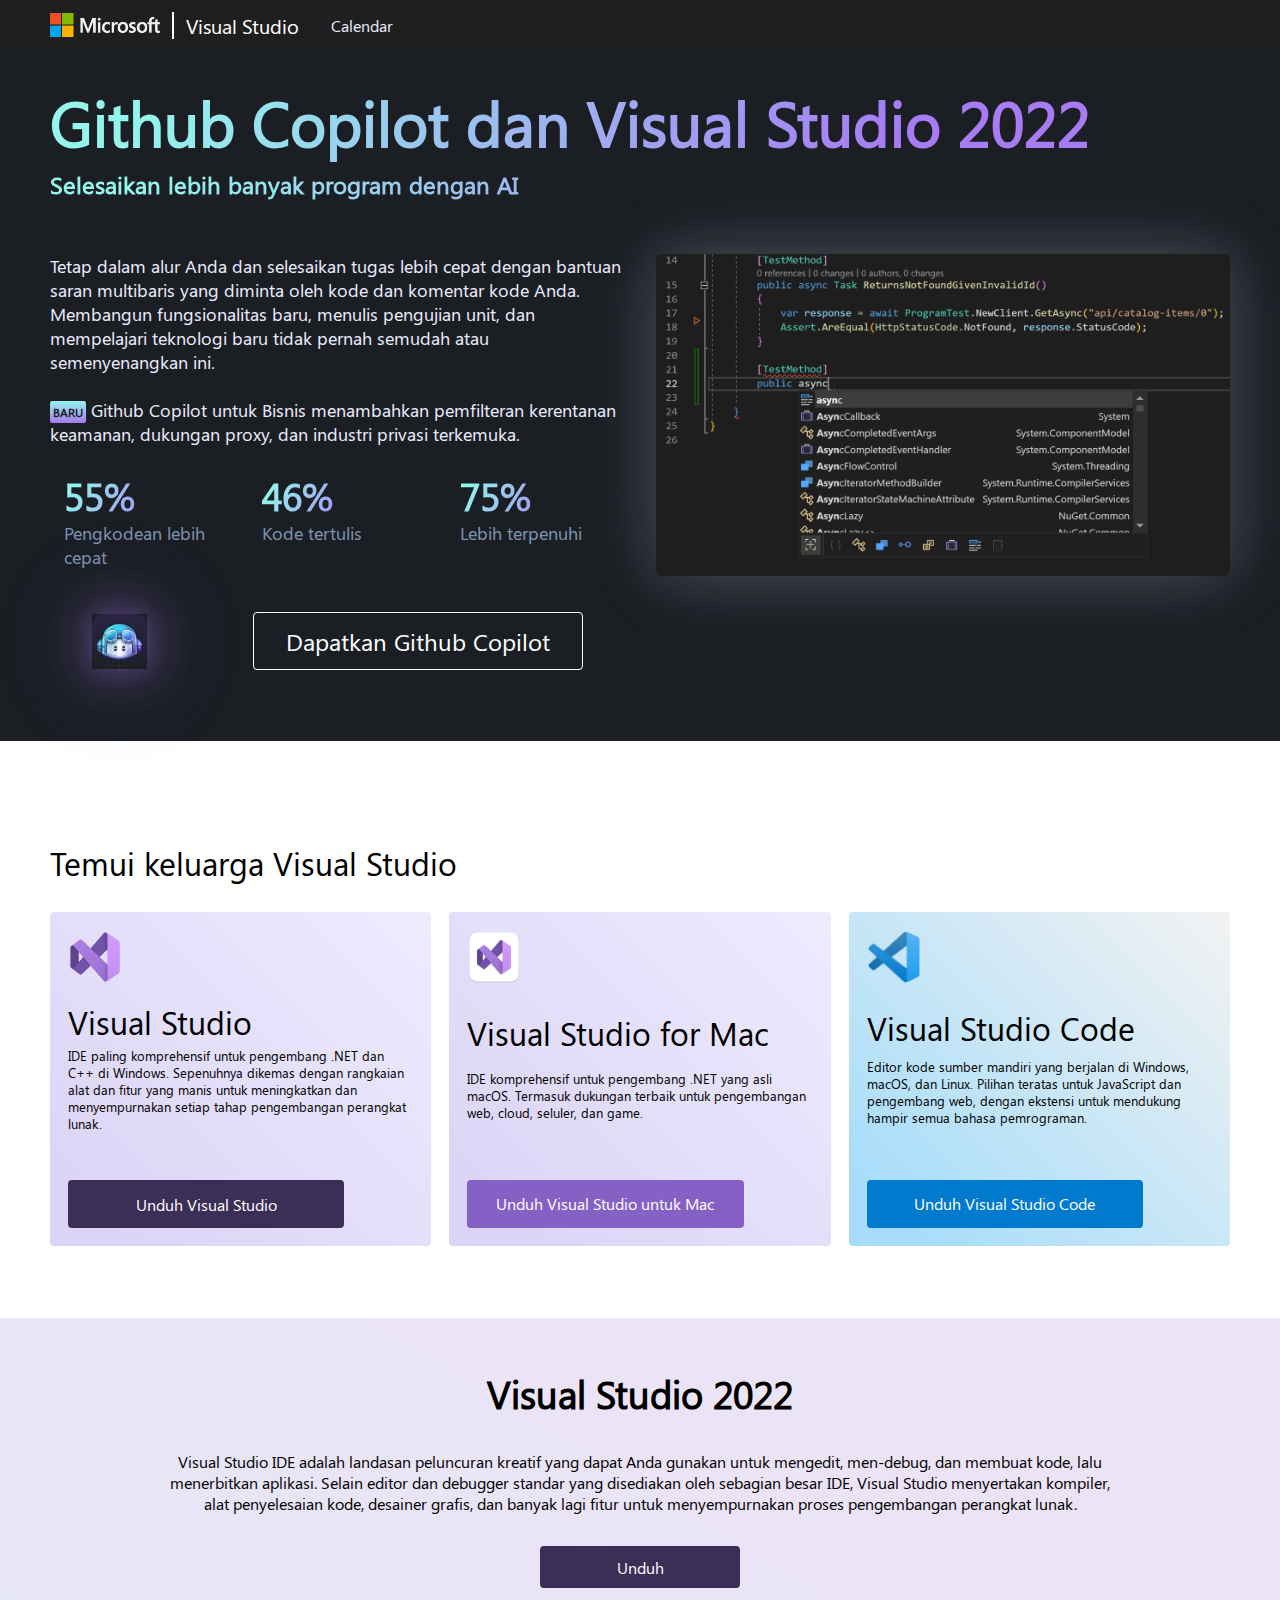
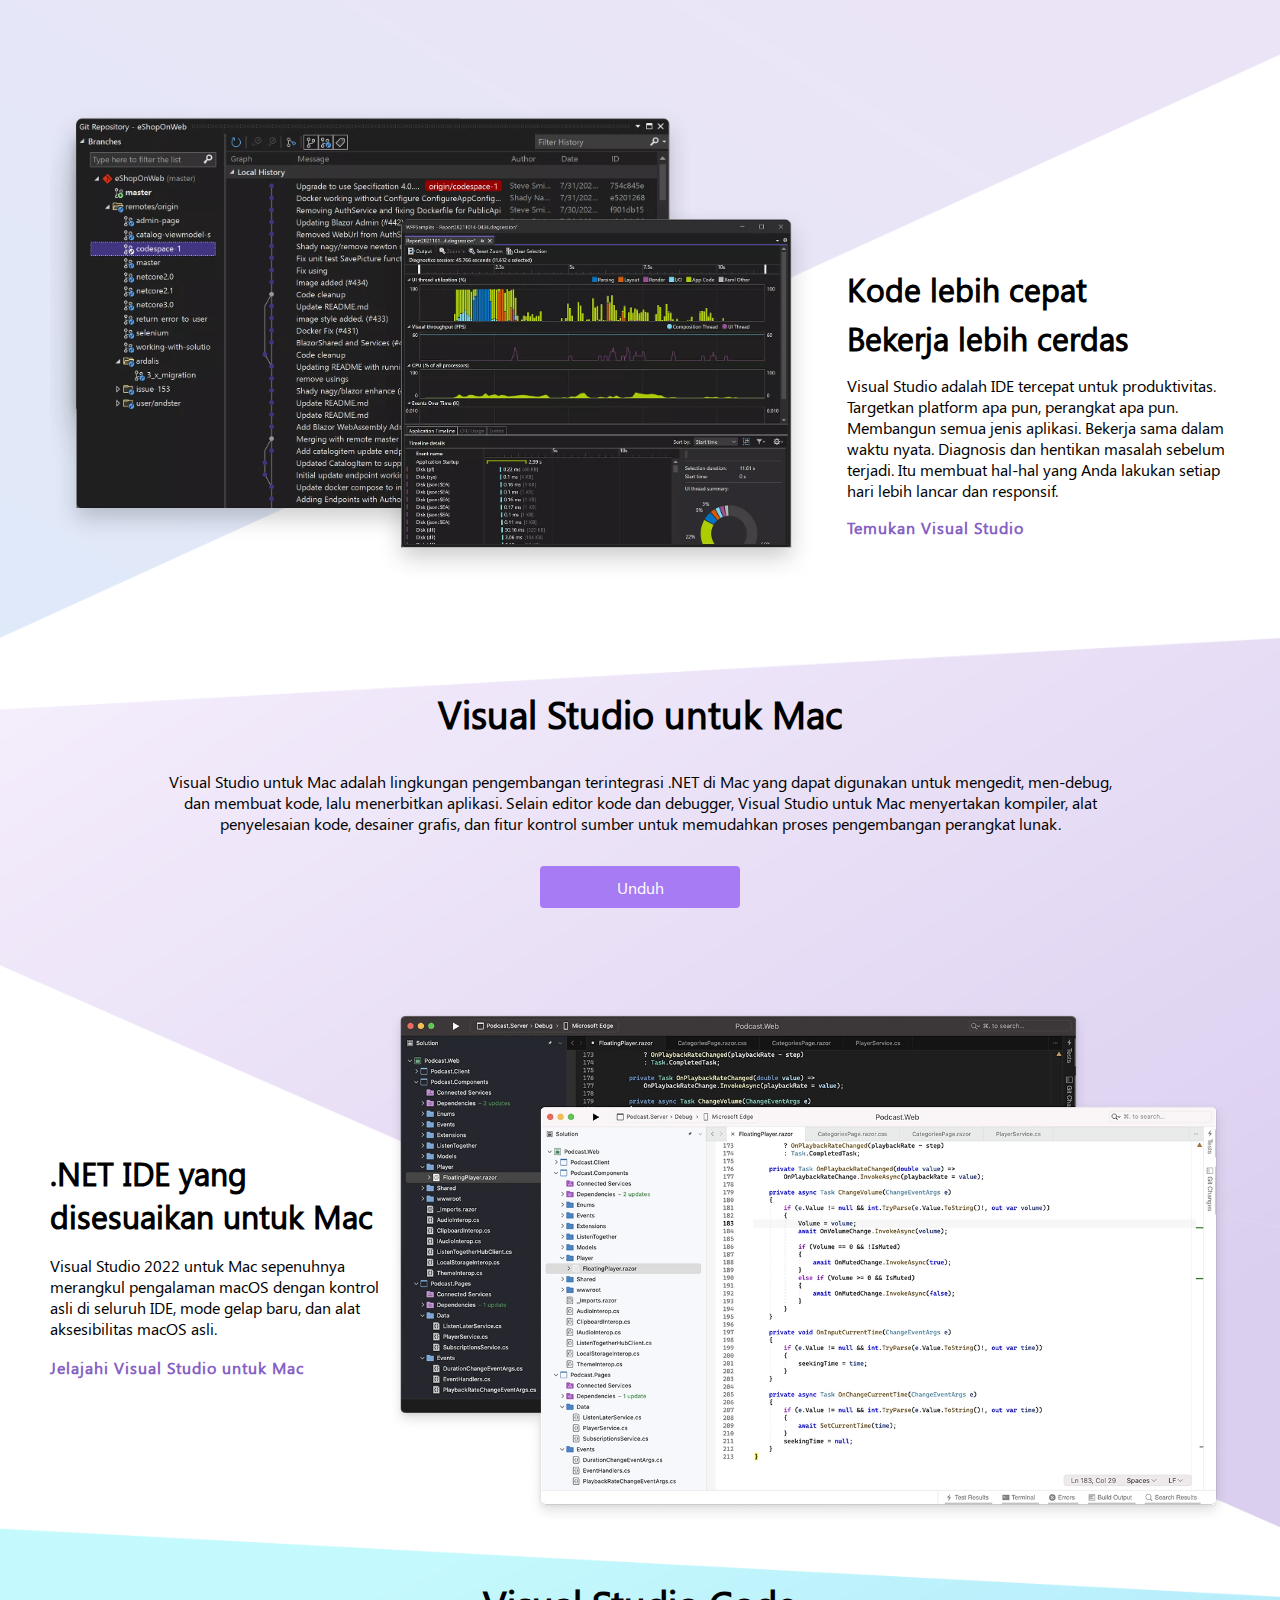
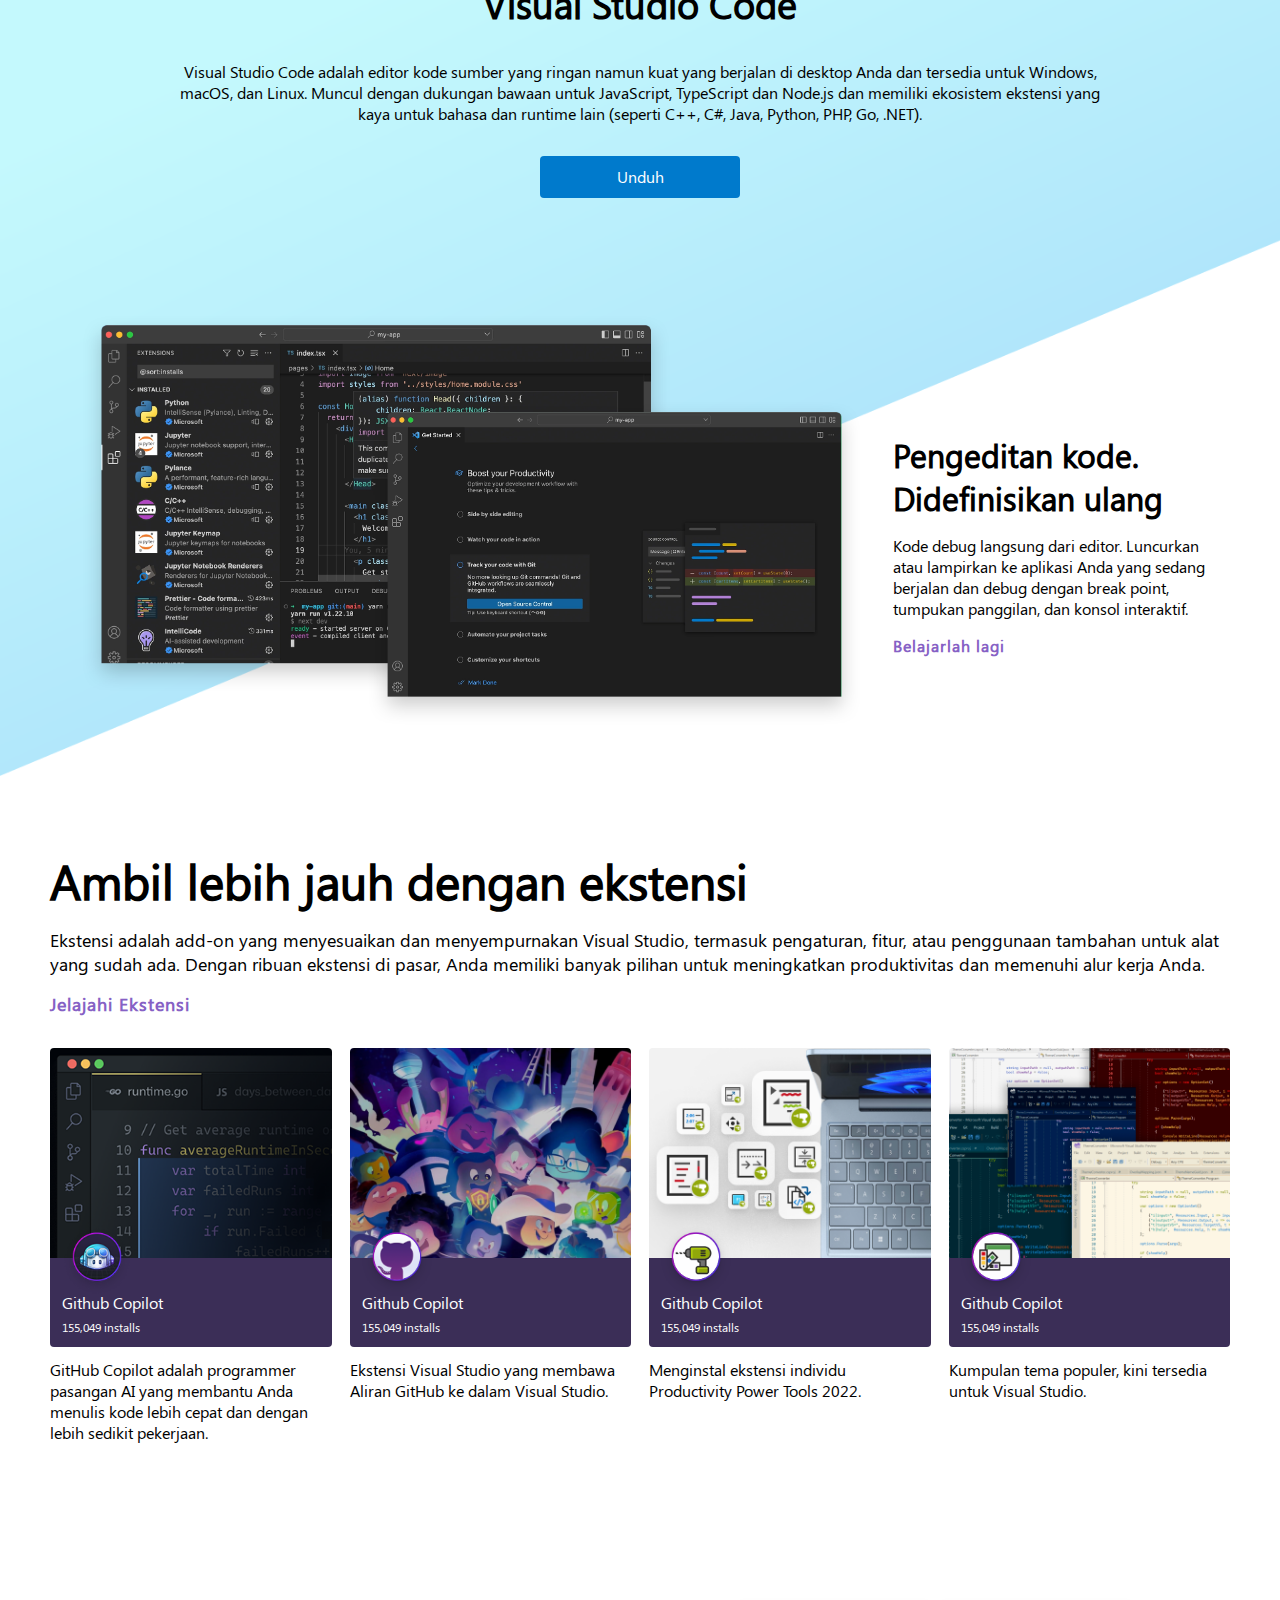
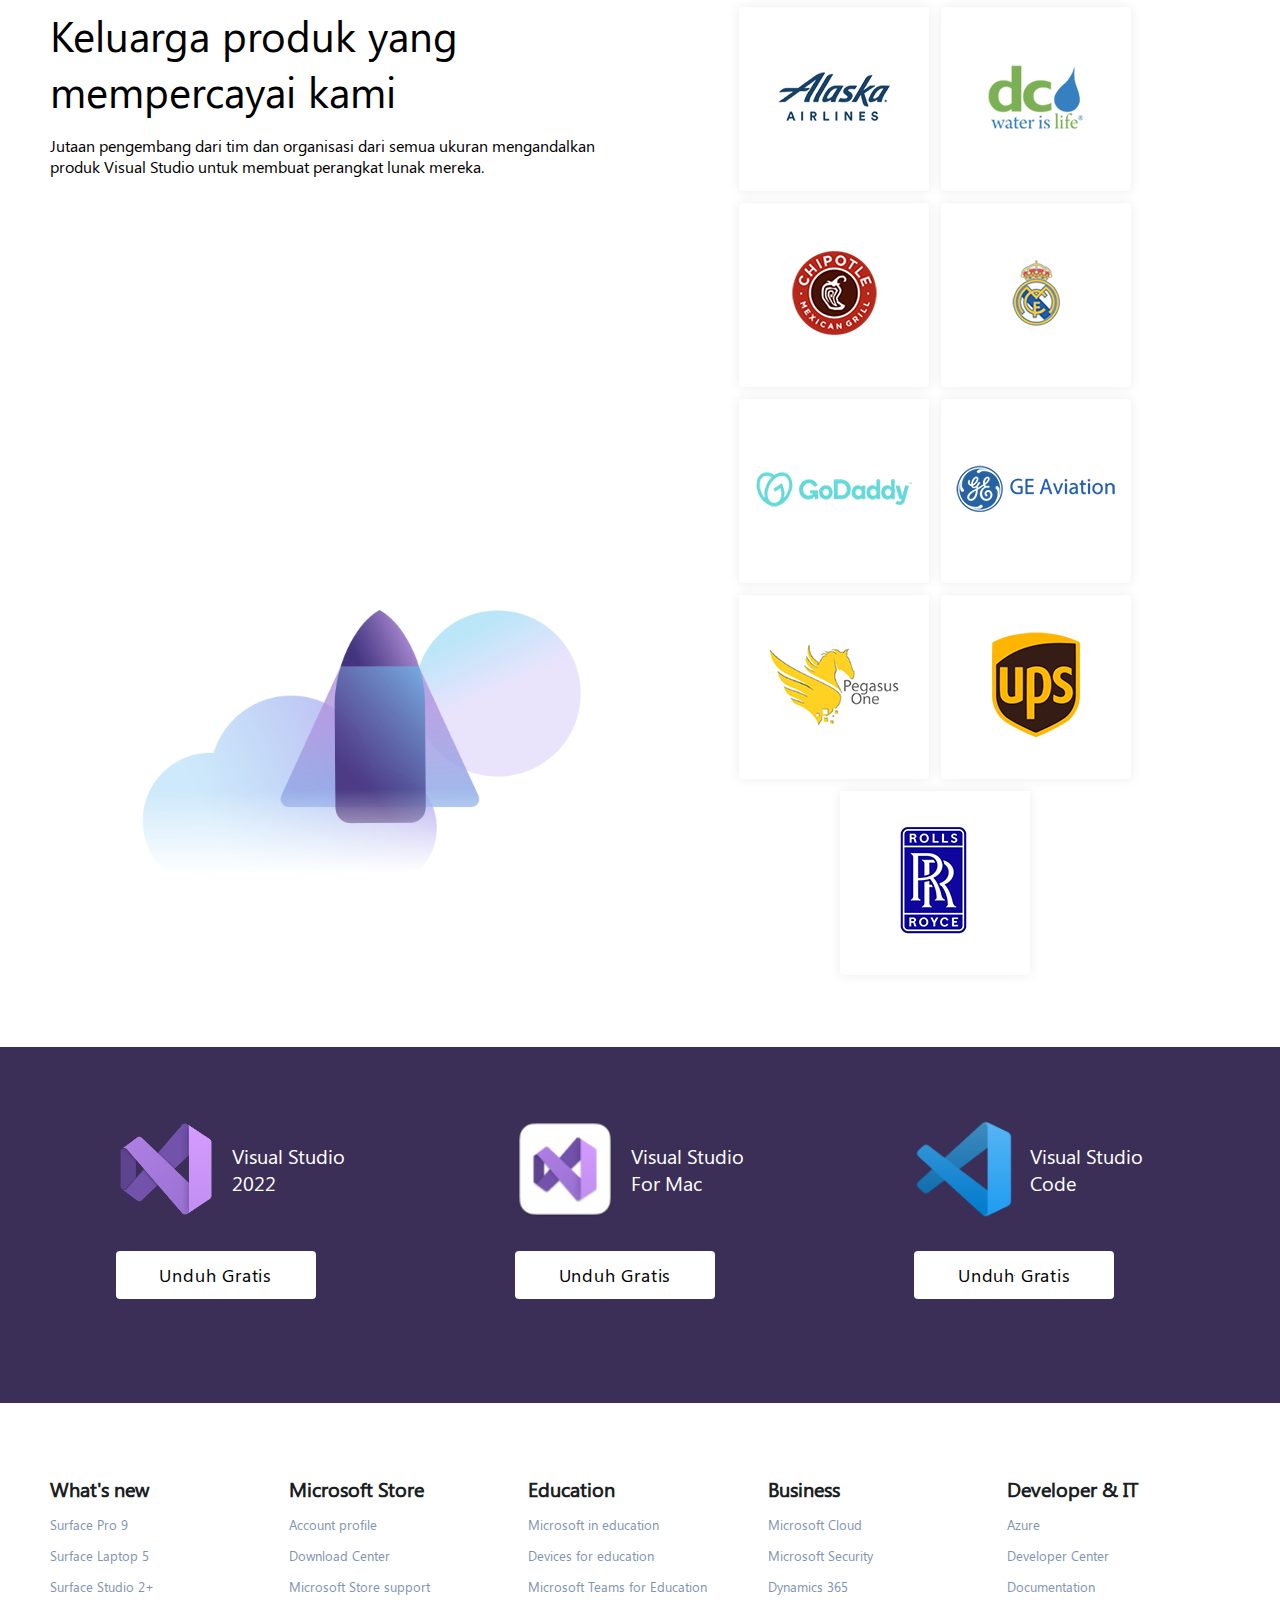
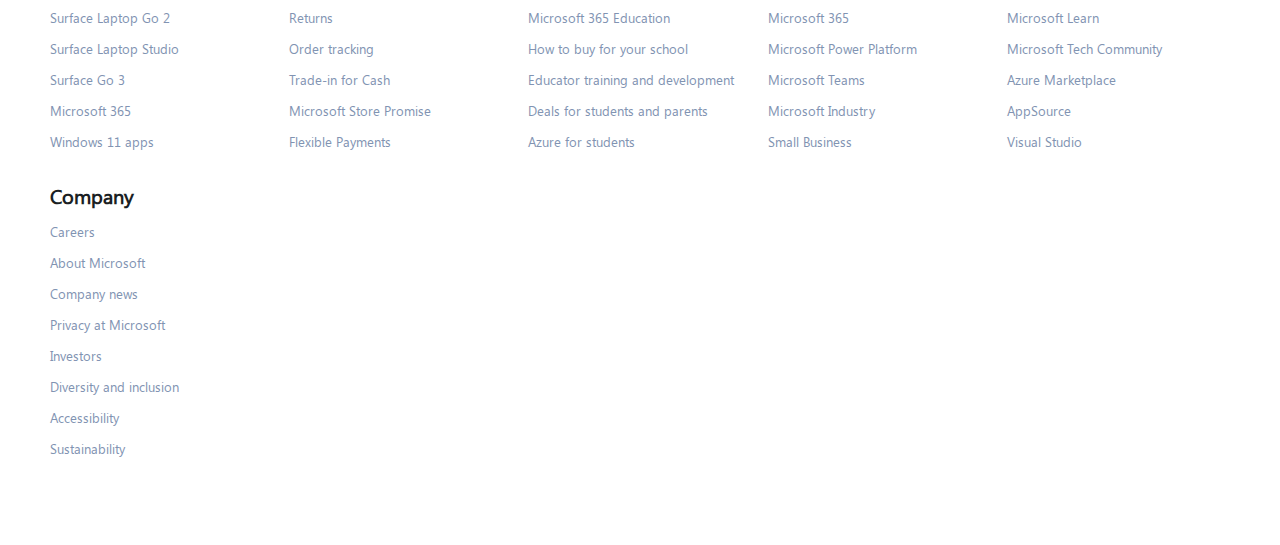
<file: index.html>
<!DOCTYPE html>
<html lang="en">

<head>
    <meta charset="UTF-8">
    <meta name="viewport" content="width=device-width, initial-scale=1.0">
    <title>Visual Studio: IDE and Code Editor for Software Developers and Teams</title>
    <link rel="stylesheet" href="assets/css/style.css">
    <link rel="shortcut icon" href="assets/images/Microsoft-favicon.png" type="image/x-icon">
</head>

<body>
    <!-- Mav -->
    <nav>
        <div class="content-container">
            <div class="nav-wrapper">
                <div class="logo">
                    <img src="assets/images/microsoft.png" alt="microsoft logo">
                    <div class="pipe"></div>
                    <div class="text-wrapper">
                        <a href="#" class="title">Visual Studio</a>
                        <span></span>
                    </div>
                </div>
                <div class="hamburger-menu">
                    <span></span>
                    <span></span>
                    <span></span>
                </div>
                <ul class="nav-items">
                    <li class="vs-link">
                        <a href="#" class="text-wrapper">
                            Visual Studio
                            <span></span>
                        </a>
                    </li>
                    <li>
                        <a href="pages/evoCalendar.html" class="text-wrapper">
                            Calendar
                            <span></span>
                        </a>
                    </li>
                </ul>
            </div>
        </div>
    </nav>
    <!-- End Nav -->

    <section style="padding-top: 80px;" class="bg-dark py-72">
        <div class="content-container py-72">
            <div class="top-container">
                <div class="top-content">
                    <h1 class="font-gradient">Github Copilot dan Visual Studio 2022</h1>
                    <p class="font-gradient">Selesaikan lebih banyak program dengan AI</p>
                </div>
            </div>
            <div class="bottom-container">
                <div class="left-content">
                    <p>Tetap dalam alur Anda dan selesaikan tugas lebih cepat dengan bantuan saran multibaris yang
                        diminta oleh kode dan komentar kode Anda. Membangun fungsionalitas baru, menulis pengujian unit,
                        dan mempelajari teknologi baru tidak pernah semudah atau semenyenangkan ini.</p>
                    <p>
                        <span>BARU</span>
                        Github Copilot untuk Bisnis menambahkan pemfilteran kerentanan keamanan, dukungan proxy, dan
                        industri
                        privasi terkemuka.
                    </p>
                    <div class="percent-wrapper">
                        <div class="percent-box">
                            <h1 class="font-gradient">55%</h1>
                            <p>Pengkodean lebih cepat</p>
                        </div>
                        <div class="percent-box">
                            <h1 class="font-gradient">46%</h1>
                            <p>Kode tertulis</p>
                        </div>
                        <div class="percent-box">
                            <h1 class="font-gradient">75%</h1>
                            <p>Lebih terpenuhi</p>
                        </div>
                    </div>
                    <div class="copilot-hero-wrapper">
                        <img src="assets/images/Copilot-Icon-hero.png" alt="copilot hero image">
                        <button type="button" class="hero-btn">
                            Dapatkan Github Copilot
                            <span></span>
                        </button>
                    </div>
                </div>
                <div class="right-content">
                    <img src="assets/images/hero.gif" alt="gif">
                </div>
            </div>
        </div>
    </section>

    <section class="py-72">
        <div class="content-container">
            <h1 class="vsf-title">Temui keluarga Visual Studio</h1>
            <div class="vs-card-wrapper ">
                <div class="vs-card visual-studio">
                    <img src="assets/images/vsf_visual-studio.png" alt="visual-studio">
                    <h1 class="title">Visual Studio</h1>
                    <p class="text">IDE paling komprehensif untuk pengembang .NET dan C++ di Windows. Sepenuhnya dikemas
                        dengan rangkaian alat dan fitur yang manis untuk meningkatkan dan menyempurnakan setiap tahap
                        pengembangan perangkat lunak.
                    </p>
                    <button class="btn-download">
                        Unduh Visual Studio
                    </button>
                </div>
                <div class="vs-card visual-studio-mac">
                    <img src="assets/images/vfs_visual-studio-mac.png" alt="visual-studio-for-mac">
                    <h1 class="title">Visual Studio for Mac</h1>
                    <p class="text">IDE komprehensif untuk pengembang .NET yang asli macOS. Termasuk dukungan terbaik
                        untuk pengembangan web, cloud, seluler, dan game.
                    </p>
                    <button class="btn-download">
                        Unduh Visual Studio untuk Mac
                    </button>
                </div>
                <div class="vs-card vs-code">
                    <img src="assets/images/vsf_vscode.png" alt="vs-code">
                    <h1 class="title">Visual Studio Code</h1>
                    <p class="text">Editor kode sumber mandiri yang berjalan di Windows, macOS, dan Linux. Pilihan
                        teratas untuk JavaScript dan pengembang web, dengan ekstensi untuk mendukung hampir semua bahasa
                        pemrograman.
                    </p>
                    <button class="btn-download">
                        Unduh Visual Studio Code
                    </button>
                </div>
            </div>
        </div>
    </section>

    <section class="visual-studio-section vsf-section">
        <div class="content-container">
            <div class="title-container">
                <h1>Visual Studio 2022</h1>
                <p>Visual Studio IDE adalah landasan peluncuran kreatif yang dapat Anda gunakan untuk mengedit,
                    men-debug, dan membuat kode, lalu menerbitkan aplikasi. Selain editor dan debugger standar yang
                    disediakan oleh sebagian besar IDE, Visual Studio menyertakan kompiler, alat penyelesaian kode,
                    desainer grafis, dan banyak lagi fitur untuk menyempurnakan proses pengembangan perangkat lunak.</p>
                <div class="btn-download">
                    Unduh
                </div>
            </div>
            <div class="content-wrapper">
                <div class="left-content">
                    <img src="assets/images/vsf_visual-studio-photo.png" alt="visual studio">
                </div>
                <div class="right-content">
                    <div class="title-content">Kode lebih cepat</div>
                    <div class="title-content">Bekerja lebih cerdas</div>
                    <p class="text-content">
                        Visual Studio adalah IDE tercepat untuk produktivitas. Targetkan platform apa pun, perangkat apa
                        pun. Membangun semua jenis aplikasi. Bekerja sama dalam waktu nyata. Diagnosis dan hentikan
                        masalah sebelum terjadi. Itu membuat hal-hal yang Anda lakukan setiap hari lebih lancar dan
                        responsif.
                    </p>
                    <div class="anchor-wrapper">
                        <p class="detail-link">Temukan Visual Studio</p>
                        <span></span>
                    </div>
                </div>
            </div>
        </div>
    </section>

    <section class="visual-studio-mac-section vsf-section">
        <div class="content-container">
            <div class="title-container">
                <h1>Visual Studio untuk Mac</h1>
                <p>Visual Studio untuk Mac adalah lingkungan pengembangan terintegrasi .NET di Mac yang dapat digunakan
                    untuk mengedit, men-debug, dan membuat kode, lalu menerbitkan aplikasi. Selain editor kode dan
                    debugger, Visual Studio untuk Mac menyertakan kompiler, alat penyelesaian kode, desainer grafis, dan
                    fitur kontrol sumber untuk memudahkan proses pengembangan perangkat lunak.</p>
                <div class="btn-download">
                    Unduh
                </div>
            </div>
            <div class="content-wrapper">
                <div class="left-content">
                    <h1 class="title-content">.NET IDE yang disesuaikan untuk Mac</h1>
                    <p class="text-content">Visual Studio 2022 untuk Mac sepenuhnya merangkul pengalaman macOS dengan
                        kontrol asli di seluruh IDE, mode gelap baru, dan alat aksesibilitas macOS asli.</p>
                    <div class="anchor-wrapper">
                        <p class="detail-link">Jelajahi Visual Studio untuk Mac</p>
                        <span></span>
                    </div>
                </div>
                <div class="right-content">
                    <img src="assets/images/vsf_visual-studio-mac-photo.png" alt="visual studio for mac">
                </div>
            </div>
        </div>
    </section>

    <section class="vscode-section vsf-section">
        <div class="content-container">
            <div class="title-container">
                <h1>Visual Studio Code</h1>
                <p>Visual Studio Code adalah editor kode sumber yang ringan namun kuat yang berjalan di desktop Anda dan
                    tersedia untuk Windows, macOS, dan Linux. Muncul dengan dukungan bawaan untuk JavaScript, TypeScript
                    dan Node.js dan memiliki ekosistem ekstensi yang kaya untuk bahasa dan runtime lain (seperti C++,
                    C#, Java, Python, PHP, Go, .NET).</p>
                <div class="btn-download">
                    Unduh
                </div>
            </div>
            <div class="content-wrapper">
                <div class="left-content">
                    <img src="assets/images/vsf_vscode-photos.png" alt="vscode">
                </div>
                <div class="right-content">
                    <h1 class="title-content">Pengeditan kode. Didefinisikan ulang</h1>
                    <p class="text-content">Kode debug langsung dari editor. Luncurkan atau lampirkan ke aplikasi Anda
                        yang sedang berjalan dan debug dengan break point, tumpukan panggilan, dan konsol interaktif.
                    </p>
                    <div class="anchor-wrapper">
                        <p class="detail-link">Belajarlah lagi</p>
                        <span></span>
                    </div>
                </div>
            </div>
        </div>
    </section>

    <!-- Extension -->
    <section class="py-72">
        <div class="content-container ">
            <div class="title-wrapper" style="margin-bottom: 32px;">
                <h1 class="title">Ambil lebih jauh dengan ekstensi</h1>
                <p class="text">Ekstensi adalah add-on yang menyesuaikan dan menyempurnakan Visual Studio, termasuk
                    pengaturan, fitur, atau penggunaan tambahan untuk alat yang sudah ada. Dengan ribuan ekstensi di
                    pasar, Anda memiliki banyak pilihan untuk meningkatkan produktivitas dan memenuhi alur kerja Anda.
                </p>
                <div class="anchor-wrapper">
                    <p class="explore">Jelajahi Ekstensi
                    </p>
                    <span></span>
                </div>
            </div>
            <div class="extension-wrapper">
                <div class="extension-card">
                    <div class="extension-box">
                        <div class="extension-slide">
                            <p>Dapatkan Extensi</p>
                        </div>
                        <div class="extension-header">
                            <img src="assets/images/ext_copilot-bg.png" alt="extension picture">
                        </div>
                        <div class="extension-body">
                            <div class="extension-icon">
                                <img src="assets/images/ext_copilot-icon.png" alt="extension icon">
                            </div>
                            <div class="title">Github Copilot</div>
                            <p class="install">155,049 installs</p>
                        </div>
                    </div>
                    <p class="desc">GitHub Copilot adalah programmer pasangan AI yang membantu Anda menulis kode lebih
                        cepat dan dengan lebih sedikit pekerjaan.</p>
                </div>
                <div class="extension-card">
                    <div class="extension-box">
                        <div class="extension-slide">
                            <p>Dapatkan Extensi</p>
                        </div>
                        <div class="extension-header">
                            <img src="assets/images/ext_github-bg.png" alt="extension picture">
                        </div>
                        <div class="extension-body">
                            <div class="extension-icon">
                                <img src="assets/images/ext_github-icon.png" alt="extension icon">
                            </div>
                            <div class="title">Github Copilot</div>
                            <p class="install">155,049 installs</p>
                        </div>
                    </div>
                    <p class="desc">Ekstensi Visual Studio yang membawa Aliran GitHub ke dalam Visual Studio.</p>
                </div>
                <div class="extension-card">
                    <div class="extension-box">
                        <div class="extension-slide">
                            <p>Dapatkan Extensi</p>
                        </div>
                        <div class="extension-header">
                            <img src="assets/images/ext_prod-bg.png" alt="extension picture">
                        </div>
                        <div class="extension-body">
                            <div class="extension-icon">
                                <img src="assets/images/ext_prod-icon.png" alt="extension icon">
                            </div>
                            <div class="title">Github Copilot</div>
                            <p class="install">155,049 installs</p>
                        </div>
                    </div>
                    <p class="desc">Menginstal ekstensi individu Productivity Power Tools 2022.</p>
                </div>
                <div class="extension-card">
                    <div class="extension-box">
                        <div class="extension-slide">
                            <p>Dapatkan Extensi</p>
                        </div>
                        <div class="extension-header">
                            <img src="assets/images/ext_themePack-bg.png" alt="extension picture">
                        </div>
                        <div class="extension-body">
                            <div class="extension-icon">
                                <img src="assets/images/ext_themePack-icon.png" alt="extension icon">
                            </div>
                            <div class="title">Github Copilot</div>
                            <p class="install">155,049 installs</p>
                        </div>
                    </div>
                    <p class="desc">Kumpulan tema populer, kini tersedia untuk Visual Studio.</p>
                </div>
            </div>
        </div>
    </section>
    <!-- End Extension -->

    <section class="collab-section py-72">
        <div class="content-container">
            <div class="collab-container">
                <div class="left-content">
                    <div class="top-content">
                        <h1>Keluarga produk yang mempercayai kami</h1>
                        <p>Jutaan pengembang dari tim dan organisasi dari semua ukuran mengandalkan produk Visual Studio
                            untuk membuat perangkat lunak mereka.</p>
                    </div>
                    <div class="bottom-content">
                        <img src="assets/images/rocket.png" alt="">
                    </div>
                </div>
                <div class="right-content">
                    <div class="collab-wrapper">
                        <div class="collab-box">
                            <img src="assets/images/alaska.png" alt="collab-picture">
                        </div>
                        <div class="collab-box">
                            <img src="assets/images/dc-water.png" alt="collab-picture">
                        </div>
                        <div class="collab-box">
                            <img src="assets/images/chipotle.png" alt="collab-picture">
                        </div>
                        <div class="collab-box">
                            <img src="assets/images/real-madrid.png" alt="collab-picture">
                        </div>
                        <div class="collab-box">
                            <img src="assets/images/godaddy.png" alt="collab-picture">
                        </div>
                        <div class="collab-box">
                            <img src="assets/images/ge-aviation.png" alt="collab-picture">
                        </div>
                        <div class="collab-box">
                            <img src="assets/images/pegasus-one.png" alt="collab-picture">
                        </div>
                        <div class="collab-box">
                            <img src="assets/images/UPS.png" alt="collab-picture">
                        </div>
                        <div class="collab-box">
                            <img src="assets/images/rolls-royce.png" alt="collab-picture">
                        </div>
                    </div>
                </div>
            </div>
        </div>
    </section>

    <section class="py-72 bg-dark-purple">
        <div class="content-container">
            <div class="download-wrapper">
                <div class="download-box">
                    <div class=" download-header">
                        <img src="assets/images/vsf_visual-studio.png" alt="icon">
                        <p>Visual Studio 2022</p>
                    </div>
                    <div class="download-body ">
                        <button class="download-btn visual-studio">
                            Unduh Gratis
                            <span></span>
                        </button>
                    </div>
                </div>
                <div class="download-box">
                    <div class="download-header">
                        <img src="assets/images/vfs_visual-studio-mac.png" alt="icon">
                        <p>Visual Studio For Mac</p>
                    </div>
                    <div class="download-body ">
                        <button class="download-btn visual-studio-for-mac">
                            Unduh Gratis
                            <span></span>
                        </button>
                    </div>
                </div>
                <div class="download-box">
                    <div class="download-header">
                        <img src="assets/images/vsf_vscode.png" alt="icon">
                        <p>Visual Studio Code</p>
                    </div>
                    <div class="download-body ">
                        <button class="download-btn vs-code">
                            Unduh Gratis
                            <span></span>
                        </button>
                    </div>
                </div>
            </div>
        </div>
    </section>

    <footer class="py-72">
        <div class="content-container">
            <div class="footer-box-wrapper">
                <div class="footer-box">
                    <h1 class="title">What's new</h1>
                    <div class="link">Surface Pro 9</div>
                    <div class="link">Surface Laptop 5</div>
                    <div class="link">Surface Studio 2+</div>
                    <div class="link">Surface Laptop Go 2</div>
                    <div class="link">Surface Laptop Studio</div>
                    <div class="link">Surface Go 3</div>
                    <div class="link">Microsoft 365</div>
                    <div class="link">Windows 11 apps</div>
                </div>
                <div class="footer-box">
                    <h1 class="title">Microsoft Store</h1>
                    <div class="link">Account profile</div>
                    <div class="link">Download Center</div>
                    <div class="link">Microsoft Store support</div>
                    <div class="link">Returns</div>
                    <div class="link">Order tracking</div>
                    <div class="link">Trade-in for Cash</div>
                    <div class="link">Microsoft Store Promise</div>
                    <div class="link">Flexible Payments</div>
                </div>
                <div class="footer-box">
                    <h1 class="title">Education</h1>
                    <div class="link">Microsoft in education</div>
                    <div class="link">Devices for education</div>
                    <div class="link">Microsoft Teams for Education</div>
                    <div class="link">Microsoft 365 Education</div>
                    <div class="link">How to buy for your school</div>
                    <div class="link">Educator training and development</div>
                    <div class="link">Deals for students and parents</div>
                    <div class="link">Azure for students</div>
                </div>
                <div class="footer-box">
                    <h1 class="title">Business</h1>
                    <div class="link">Microsoft Cloud</div>
                    <div class="link">Microsoft Security</div>
                    <div class="link">Dynamics 365</div>
                    <div class="link">Microsoft 365</div>
                    <div class="link">Microsoft Power Platform</div>
                    <div class="link">Microsoft Teams</div>
                    <div class="link">Microsoft Industry</div>
                    <div class="link">Small Business</div>
                </div>
                <div class="footer-box">
                    <h1 class="title">Developer & IT</h1>
                    <div class="link">Azure</div>
                    <div class="link">Developer Center</div>
                    <div class="link">Documentation</div>
                    <div class="link">Microsoft Learn</div>
                    <div class="link">Microsoft Tech Community</div>
                    <div class="link">Azure Marketplace</div>
                    <div class="link">AppSource</div>
                    <div class="link">Visual Studio</div>
                </div>
                <div class="footer-box">
                    <h1 class="title">Company</h1>
                    <div class="link">Careers</div>
                    <div class="link">About Microsoft</div>
                    <div class="link">Company news</div>
                    <div class="link">Privacy at Microsoft</div>
                    <div class="link">Investors</div>
                    <div class="link">Diversity and inclusion</div>
                    <div class="link">Accessibility</div>
                    <div class="link">Sustainability</div>
                </div>
            </div>
        </div>
    </footer>
    <script src="assets/js/main.js"></script>
</body>

</html>
</file>
<file: assets/css/style.css>
@font-face {
    font-family: "Segoe UI";
    src: url("../fonts/Segoe_UI.ttf") format("truetype");
}

* {
    margin: 0;
    padding: 0;
    box-sizing: border-box;
    font-family: 'Segoe UI', sans-serif;
    /* outline: 1px solid red; */
    /* user-select: none;
    -webkit-user-select: none;
    -moz-user-select: none;
    -ms-user-select: none; */
}

:root {
    --font: "Segoe UI,sans-serif";
    --lime: #93F5EC;
    --purple-1: #8661C5;
    --purple-2: #A77BF3;
    --purple-3: #DCD4F6;
    --white-1: #fff;
    --white-2: #EDECFF;
    --white-3: #f2f2f2;
    --sky-blue-1: #C4F9FD;
    --sky-blue-2: #A7DDFA;
    --blue: #007acc;
    --purple-dark: #3b2e57;
    --black-1: #1F1F1F;
    --black-2: #1B1F24;
    ---gray: #8193B2;
}

:root {
    --purple-shadow: rgba(167, 123, 243, 0.25);
    --pink-shadow: rgb(220, 212, 246, 0.1);
    --small-rounded: 4px;
    --medium-rounded: 6px;
}

.content-container {
    max-width: 1500px;
    margin: 0 auto;
    height: 100%;
    padding: 0 50px !important;
}

.row {
    display: flex;
}

.font-gradient {
    background: linear-gradient(119.88deg, var(--lime) 9.11%, var(--purple-2) 71.81%);
    -webkit-background-clip: text;
    -webkit-text-fill-color: transparent;
}

.bg-dark {
    background: var(--black-2);
}

.bg-dark-purple {
    background-color: var(--purple-dark);
}

.h-100vh {
    min-height: 100vh;
}

.py-72 {
    padding: 72px 0;
}

/* -------------------------- */

html {
    scroll-behavior: smooth;
}

ul li {
    list-style: none;
}

nav .hamburger-menu {
    display: none;
}

nav {
    width: 100%;
    height: 50px;
    background: var(--black-1);
    position: fixed;
    z-index: 99;
}

nav .logo img {
    width: 110px;
    object-fit: contain;
}

nav .nav-wrapper {
    display: flex;
    align-items: center;
    height: 100%;
    width: 100%;
    color: var(--white-1);
}

.nav-wrapper .logo {
    display: flex;
    gap: 12px;
    margin-right: 20px;
}

nav .nav-items {
    width: max-content;
    height: 100%;
    display: flex;
    justify-content: flex-start;
    align-items: center;
    padding: 0 12px;
}

.nav-items li a {
    color: var(--white-2);
    cursor: pointer;
    text-decoration: none;
}

nav .title {
    font-size: 20px;
    text-decoration: none;
    color: var(--white-1);
}

.nav-wrapper .vs-link {
    display: none;
}


.logo .pipe {
    width: 2px;
    background-color: var(--white-1);
}

.text-wrapper {
    position: relative;
}

.text-wrapper span {
    position: absolute;
    bottom: -5px;
    left: 0;
    width: 100%;
    height: 2px;
    background: var(--white-1);
    transition: .2s;
    transform: scaleX(0);
}

.text-wrapper:hover {
    cursor: pointer;
}

.text-wrapper:hover span {
    transform: scaleX(1);
}

.top-container {
    margin-bottom: 54px;
}

.top-container .top-content h1 {
    font-size: 62px;
    margin-bottom: 5px;
}

.top-container .top-content p {
    font-size: 24px;
    font-weight: bold;
}

.bottom-container {
    display: flex;
    width: 100%;
    flex-wrap: wrap;
    justify-content: center;
    gap: 32px;
}

.bottom-container .left-content {
    min-width: 200px;
    flex: 1;
    display: flex;
    flex-direction: column;
    color: var(--white-2);
    gap: 24px;
}

.bottom-container .left-content p {
    font-size: 18px;
}

.left-content p span {
    background: linear-gradient(180deg, var(--lime), var(--purple-2));
    color: var(--black-2);
    font-weight: bold;
    border-radius: 2px;
    font-size: 12px;
    padding: 3px;
}

.left-content .percent-wrapper {
    display: flex;
    flex-wrap: wrap;
    justify-content: space-around;
    margin-bottom: 20px;
    gap: 20px;
}

.percent-wrapper h1 {
    font-size: 38px;
}

.percent-wrapper p {
    color: var(---gray);
    transition: .3s;
}

.percent-wrapper p:hover {
    color: var(--white-1);
    cursor: pointer;
}

.percent-wrapper .percent-box {
    min-width: 70px;
    max-width: 150px;
    flex: 1;
}

.left-content .copilot-hero-wrapper {
    display: flex;
    gap: 24px;
    flex-wrap: wrap;
}

.copilot-hero-wrapper img {
    width: 55px;
    box-shadow: 0px 0px 25px var(--purple-shadow),
        0px 0px 50px var(--purple-shadow),
        0px 0px 75px var(--purple-shadow),
        0px 0px 100px var(--purple-shadow);
    margin: auto;
}

.copilot-hero-wrapper .hero-btn {
    outline: 1px solid var(--white-1);
    border: none;
    background-color: transparent;
    padding: 12px 32px;
    color: var(--white-1);
    font-size: 24px;
    border-radius: 3px;
    transition: .3s;
    position: relative;
    z-index: 1;
    overflow: hidden;
    margin: auto;
}

.copilot-hero-wrapper .hero-btn:hover {
    outline: none;
    border: none;
}

.copilot-hero-wrapper .hero-btn:hover span {
    width: 1px;
    height: 1px;
    animation: hover-circle .7s forwards alternate;
}

.hero-btn span {
    position: absolute;
    border-radius: 50%;
    top: 0;
    left: 50%;
    top: 50%;
    transform: translate(-50%, -50%);
    z-index: -1;
    background: var(--purple-1);
}

.bottom-container .right-content {
    min-width: 200px;
    flex: 1;
}

.bottom-container .right-content img {
    width: 100%;
    object-fit: cover;
    box-shadow: 0px 0px 50px var(--pink-shadow),
        0px 0px 80px var(--pink-shadow),
        0px 0px 90px var(--pink-shadow);
    border-radius: var(--medium-rounded);
}

.vsf-title {
    font-size: 32px;
    font-weight: normal;
    margin: 28px 0;
}

.vs-card-wrapper {
    display: flex;
    flex-wrap: wrap;
    gap: 18px;
}

.vs-card-wrapper .vs-card {
    min-width: 200px;
    display: flex;
    flex-direction: column;
    gap: 16px;
    border-radius: var(--small-rounded);
    padding: 18px;
    flex: 1;
    justify-content: space-between;
}

.vs-card .title {
    font-weight: normal;
}

.vs-card-wrapper .vs-card img {
    width: 54px;
}

.vs-card .text {
    font-size: 13px;
    margin-bottom: 32px;
    margin-top: -12px;
}

.vs-card .btn-download {
    border-radius: var(--small-rounded);
    border: none;
    color: var(--white-1);
    height: 48px;
    font-size: 16px;
    width: 80%;
    cursor: pointer;
}

.vs-card-wrapper .visual-studio {
    background: linear-gradient(45deg, var(--purple-3) 10%, var(--white-2) 100%);
}

.vs-card-wrapper .visual-studio-mac {
    background: linear-gradient(45deg, var(--purple-3) 10%, var(--white-2) 100%)
}

.vs-card-wrapper .vs-code {
    background: linear-gradient(45deg, var(--sky-blue-2) 10%, var(--white-3) 100%);
}

.visual-studio .btn-download {
    background: var(--purple-dark);
}

.visual-studio-mac .btn-download {
    background-color: var(--purple-1);
}

.vs-code .btn-download {
    background: var(--blue);
}

.vsf-section .title-container {
    width: 80%;
    display: flex;
    flex-direction: column;
    gap: 32px;
    justify-content: center;
    text-align: center;
    padding: 50px 0;
    margin: auto;
}

.vsf-section .title-container h1 {
    font-size: 38px;
}

.vsf-section .content-wrapper {
    display: flex;
    flex-wrap: wrap;
    width: 100%;
    justify-content: center;
    margin-top: 50px;
}

.visual-studio-section .btn-download {
    max-width: 200px;
    width: 200px;
    height: 42px;
    margin: auto;
    display: flex;
    justify-content: center;
    align-items: center;
    border-radius: var(--small-rounded);
    background: var(--purple-dark);
    color: var(--white-1);
    cursor: pointer;
}

.visual-studio-section .content-wrapper .left-content {
    min-width: 200px;
    flex: 4;
}

.visual-studio-section .content-wrapper .left-content img {
    width: 100%;
    object-fit: cover;
}

.visual-studio-section .right-content {
    min-width: 200px;
    flex: 2;
    display: flex;
    flex-direction: column;
    justify-content: flex-end;
    padding-bottom: 100px;
    padding-left: 32px;
    gap: 16px;
}

.visual-studio-section .right-content .title-content {
    font-weight: bold;
    font-size: 32px;
}

.visual-studio-section .right-content .title-content:nth-child(2) {
    margin-top: -10px;
}

.vsf-section .detail-link {
    color: var(--purple-1);
    font-weight: bold;
    letter-spacing: 1px;
}

.visual-studio-mac-section .btn-download {
    max-width: 200px;
    width: 200px;
    height: 42px;
    margin: auto;
    display: flex;
    justify-content: center;
    align-items: center;
    border-radius: var(--small-rounded);
    background-color: var(--purple-2);
    color: var(--white-1);
    cursor: pointer;
}

.visual-studio-mac-section .left-content {
    min-width: 200px;
    flex: 2;
    display: flex;
    flex-direction: column;
    justify-content: end;
    padding-bottom: 150px;
    gap: 18px;
}

.visual-studio-mac-section .right-content {
    min-width: 200px;
    flex: 5;
}

.visual-studio-mac-section .right-content img {
    width: 100%;
    object-fit: cover;
}

.vscode-section .btn-download {
    max-width: 200px;
    width: 200px;
    height: 42px;
    margin: auto;
    display: flex;
    justify-content: center;
    align-items: center;
    border-radius: var(--small-rounded);
    background-color: var(--blue);
    color: var(--white-1);
    cursor: pointer;
}

.vscode-section .left-content {
    min-width: 200px;
    flex: 5;
}

.vscode-section .left-content img {
    width: 100%;
    object-fit: cover;
}

.vscode-section .right-content {
    min-width: 200px;
    flex: 2;
    display: flex;
    flex-direction: column;
    justify-content: flex-end;
    padding-bottom: 120px;
    gap: 16px;
}

.visual-studio-section {
    background: url("../images/vsf_bg_visual-studio.png");
    background-repeat: no-repeat;
    background-size: 100% 100%;
}

.visual-studio-mac-section {
    background: url("../images/vsf_bg_visua-studio-mac.png");
    background-repeat: no-repeat;
    background-size: 100% 100%;
}

.vscode-section {
    background: url("../images/vsf_bg_vscode.png");
    background-repeat: no-repeat;
    background-size: 100% 100%;
}

.title-wrapper {
    display: flex;
    flex-direction: column;
    gap: 16px;
}

.title-wrapper .title {
    font-size: 48px;
}

.title-wrapper .text {
    font-size: 18px;
}

.anchor-wrapper {
    width: max-content;
    position: relative;
    cursor: pointer;
}

.anchor-wrapper span {
    position: absolute;
    bottom: -7px;
    width: 100%;
    height: 2px;
    border-radius: var(--small-rounded);
    background: var(--purple-dark);
    transform: scaleX(0);
    transition: .3s;
}

.anchor-wrapper:hover span {
    transform: scaleX(1);
}

.title-wrapper .explore {
    font-size: 18px;
    font-weight: 600;
    letter-spacing: 1px;
    color: var(--purple-1);
}

.extension-wrapper {
    display: flex;
    flex-wrap: wrap;
    justify-content: center;
    gap: 18px;
}

.extension-card {
    max-width: 300px;
    min-width: 200px;
    display: flex;
    flex-direction: column;
    gap: 12px;
    flex: 1;
    margin-bottom: 20px;
}

.extension-card .desc {
    font-size: 16px;
}

.extension-box .extension-slide {
    position: absolute;
    top: 0;
    left: -100%;
    width: 100%;
    height: 100%;
    display: flex;
    justify-content: center;
    align-items: center;
    background-color: rgba(0, 0, 0, .7);
    color: var(--white-1);
    transition: .3s;
    z-index: 1;

}

.extension-box:hover .extension-slide {
    left: 0;
}

.extension-card .extension-box {
    position: relative;
    overflow: hidden;
    border-radius: var(--small-rounded);
    cursor: pointer;
}

.extension-box .extension-header {
    width: 100%;
    height: 70%;
}

.extension-header img {
    object-fit: cover;
    width: 100%;
    height: 100%;
}

.extension-box .extension-body {
    height: 30%;
    position: relative;
    padding-top: 32px;
    padding-left: 12px;
    padding-bottom: 12px;
    background: var(--purple-dark);
    color: var(--white-1);
    display: flex;
    flex-direction: column;
    justify-content: flex-end;
    gap: 6px;
}

.extension-body .extension-icon {
    position: absolute;
    width: 70px;
    top: -35%;
}

.extension-body .extension-icon img {
    width: 100%;
    object-fit: contain;
}

.extension-body .install {
    font-size: 12px;
}

.collab-container {
    display: flex;
    flex-wrap: wrap;
}

.collab-container .left-content {
    min-width: 200px;
    flex: 1;
    display: flex;
    flex-direction: column;
}

.collab-container .left-content .top-content {
    display: flex;
    flex-direction: column;
    flex: 1;
    gap: 16px;
}

.collab-container .left-content .top-content h1 {
    font-size: 42px;
    font-weight: normal;
}

.collab-container .left-content .top-content p {
    font-size: 16px;
}

.collab-container .left-content .bottom-content {
    flex: 1;
    display: flex;
    justify-content: center;
    align-items: center;
}

.collab-container .left-content .bottom-content img {
    width: 80%;
    height: 80%;
    object-fit: contain;
}

.collab-container .right-content {
    min-width: 200px;
    flex: 1;

}

.collab-container .right-content .collab-wrapper {
    display: flex;
    flex-wrap: wrap;
    justify-content: center;
    gap: 12px;
}

.collab-container .collab-wrapper .collab-box {
    border-radius: var(--small-rounded);
    box-shadow: 0px 0px 12px rgba(0, 0, 0, 0.08);
    cursor: pointer;
    transition: .3s;
    background: var(--white-1);
}

.collab-container .collab-wrapper .collab-box:hover {
    box-shadow: 0px 0px 24px rgba(0, 0, 0, .2);
    transform: scale(1.05);
}

.download-wrapper {
    display: flex;
    flex-wrap: wrap;
    gap: 18px;
    justify-content: space-around;
}


.download-wrapper .download-box {
    min-width: 250px;
    max-width: 250px;
    flex: 1;
    color: var(--white-1);
    display: flex;
    flex-direction: column;
    gap: 32px;
    margin-bottom: 32px;
    justify-content: space-between;
}

.download-header p {
    font-size: 20px;
}

.download-box .download-header {
    display: flex;
    gap: 16px;
    align-items: center;
}

.download-header img {
    width: 100px;
    height: 100px;
}

.download-body .download-btn {
    max-width: 300px;
    width: 200px;
    height: 48px;
    border: none;
    border-radius: var(--small-rounded);
    background: var(--white-1);
    font-size: 18px;
    display: flex;
    justify-content: center;
    align-items: center;
    cursor: pointer;
    position: relative;
    overflow: hidden;
    z-index: 1;
    letter-spacing: 0.8px;
}

.download-body .download-btn span {
    position: absolute;
    width: 1px;
    height: 1px;
    z-index: -1;
    border-radius: 50%;
}

.download-body .download-btn:hover span {
    animation: hover-circle 1s forwards alternate;
}

.download-body .download-btn:hover {
    color: var(--white-1);
}

.download-body .download-btn.visual-studio span {
    background: var(--purple-2);
}

.download-body .download-btn.visual-studio-for-mac span {
    background: var(--purple-1);
}

.download-body .download-btn.vs-code span {
    background: var(--blue);
}


footer .footer-box-wrapper {
    display: flex;
    flex-wrap: wrap;
    gap: 16px;
}

.footer-box-wrapper .footer-box {
    min-width: 200px;
    display: flex;
    flex-direction: column;
    gap: 14px;
    flex: 1;
    margin-bottom: 16px;
}

.footer-box .title {
    font-size: 20px;
    color: var(--black-2);
}

.footer-box .link {
    color: var(---gray);
    font-size: 13px;
    cursor: pointer;
}

.footer-box .link:hover {
    color: var(--black-1);
}

@keyframes hover-circle {
    to {
        transform: scale(500);
    }
}

@media (max-width : 900px) {
    .bottom-container {
        flex-direction: column;
    }

    .collab-container {
        flex-direction: column;
    }

    .vs-card .btn-download {
        font-size: 12px;
    }
}

@media (max-width :500px) {
    .nav-items .vs-link {
        display: block;
    }

    nav .nav-items {
        position: fixed;
        width: 100%;
        height: calc(100% - 50px);
        background: var(--black-1);
        z-index: 10;
        left: -100%;
        top: 50px;
        display: flex;
        flex-direction: column;
        justify-content: flex-start;
        align-items: flex-start;
        padding: 40px 0 0 40px;
        transition: .3s;
        gap: 20px;
    }

    nav .nav-items.active {
        left: 0;
    }

    nav .nav-wrapper {
        justify-content: center;
        padding: 0 10px;
    }

    .nav-wrapper .logo .title,
    .nav-wrapper .logo .pipe {
        display: none;
    }

    .nav-wrapper .logo img {
        width: 108px;
    }

    .nav-wrapper .hamburger-menu {
        width: 30px;
        height: 20px;
        display: flex;
        flex-direction: column;
        justify-content: space-between;
        position: absolute;
        right: 28px;
    }

    .hamburger-menu>span {
        width: 100%;
        height: 2px;
        background: var(--white-1);
    }


    .content-container {
        padding: 0 24px !important;
    }

    .top-container .top-content h1 {
        font-size: 28px;
    }

    .top-container .top-content p {
        font-size: 18px;
    }

    .bottom-container .left-content p {
        font-size: 16px;
    }

    .left-content .percent-wrapper {
        display: flex;
        flex-wrap: wrap;
        gap: 16px;
    }

    .percent-wrapper h1 {
        font-size: 20px;
    }

    .percent-wrapper p {
        font-size: 14px !important;
    }

    .vsf-title {
        font-size: 32px;
        text-align: center;
    }

    .vsf-section .title-container h1 {
        font-size: 24px;
    }

    .vsf-section .title-container p {
        font-size: 14px;
    }

    .vsf-section .title-container {
        width: 100% !important;
    }

    .title-wrapper .title {
        font-size: 28px;
    }

    .title-wrapper .text {
        font-size: 16px;
    }

    .collab-container .left-content .top-content h1 {
        font-size: 32px;
        font-weight: normal;
    }

    .vs-card .btn-download {
        font-size: 12px;
    }

    .copilot-hero-wrapper .hero-btn {
        font-size: 16px;
    }
}
</file>
